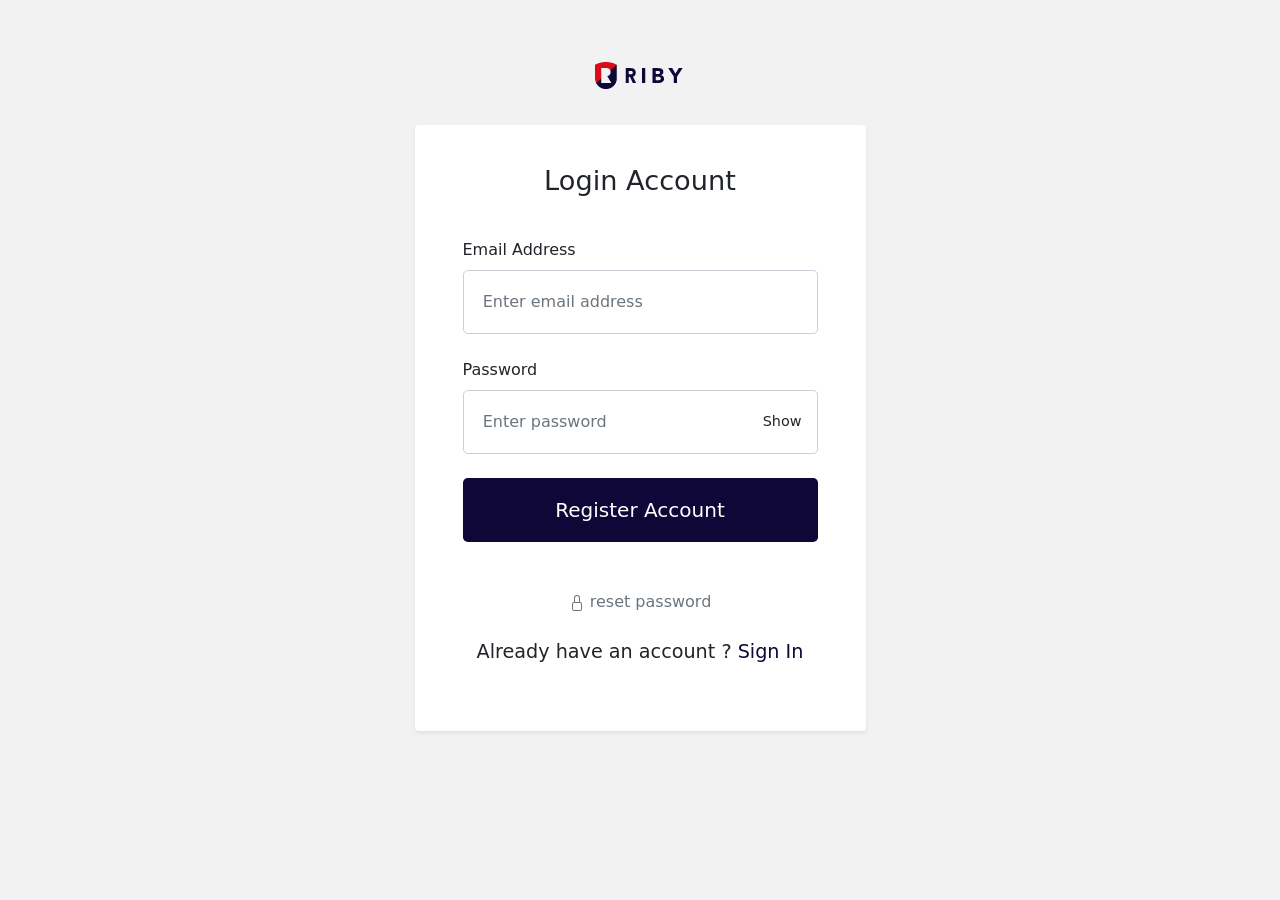
<file: index.html>
<!DOCTYPE html>
<html lang="en">

<head>
    <meta charset="UTF-8">
    <meta http-equiv="X-UA-Compatible" content="IE=edge">
    <meta name="viewport" content="width=device-width, initial-scale=1.0">
    <title>Document</title>
    <link rel="stylesheet" href="https://cdnjs.cloudflare.com/ajax/libs/font-awesome/6.0.0/css/all.min.css" integrity="sha512-9usAa10IRO0HhonpyAIVpjrylPvoDwiPUiKdWk5t3PyolY1cOd4DSE0Ga+ri4AuTroPR5aQvXU9xC6qOPnzFeg==" crossorigin="anonymous" referrerpolicy="no-referrer"
    />
    <link rel="stylesheet" href="assets/build/css/intlTelInput.min.css">
    <link rel="stylesheet" href="assets/css/bootstrap-5.1.3-dist/css/bootstrap.min.css">
    <link rel="stylesheet" href="assets/css/cutom.css">
</head>


<body>
    <div class="bg-light-gray w-100 min-vh-100 py-5 p-lg-5">
        <div class="container-lg p-0 h-100">
            <div class="row align-items-center justify-content-center h-100 m-0 p-0">
                <div class="col-md-7 col-lg-5">
                    <p class="lead text-center mb-4"><img src="assets/img/logo.png" alt=""></p>
                    <div class="card bg-white shadow-sm border-0 p-3  pt-5 p-lg-5 pt-lg-4 ">
                        <h3 class="heading3 text-capitalize text-center mb-4 py-3">login account</h3>
                        <form action="">
                            <div class="mb-4">
                                <label for="username" class="form-label">Email Address</label>
                                <input type="email" class="form-control form-control-lg" id="username" placeholder="Enter email address">
                            </div>
                            <div class="mb-4">
                                <label for="exampleFormControlInput1" class="form-label">Password</label>
                                <div class="position-relative">
                                    <input type="password" class="form-control form-control-lg" id="exampleFormControlInput1" placeholder="Enter password">
                                    <span onClick="togglePassword(this)" class="d-flex align-items-center px-3 position-absolute h-100 text-caption" style="top:0; right:0;cursor:pointer" id="validationTooltipUsernamePrepend">Show</span>
                                </div>


                            </div>

                            <div class="d-grid gap-2 mt-4">
                                <button class="btn btn-primary btn-lg text-capitalize" type="button">register
                                    account</button>
                            </div>
                            <div class="text-center mt-5">
                                <a href="#" class=" text-decoration-none text-muted">
                                    <svg xmlns="http://www.w3.org/2000/svg" width="16" height="16" fill="currentColor" class="bi bi-lock" viewBox="0 0 16 16">
                                        <path
                                            d="M8 1a2 2 0 0 1 2 2v4H6V3a2 2 0 0 1 2-2zm3 6V3a3 3 0 0 0-6 0v4a2 2 0 0 0-2 2v5a2 2 0 0 0 2 2h6a2 2 0 0 0 2-2V9a2 2 0 0 0-2-2zM5 8h6a1 1 0 0 1 1 1v5a1 1 0 0 1-1 1H5a1 1 0 0 1-1-1V9a1 1 0 0 1 1-1z" />
                                    </svg>
                                    <span class="ml-2">reset password</span>
                                </a>
                                <div class="mt-4 body2 font-weight-bold">
                                    <p>Already have an account ? <a href="" class="fw-500 text-primary text-decoration-none">Sign In</a></p>
                                </div>
                            </div>


                        </form>

                    </div>
                </div>
            </div>

        </div>
    </div>

    <script src="https://cdnjs.cloudflare.com/ajax/libs/jquery/3.6.0/jquery.min.js" integrity="sha512-894YE6QWD5I59HgZOGReFYm4dnWc1Qt5NtvYSaNcOP+u1T9qYdvdihz0PPSiiqn/+/3e7Jo4EaG7TubfWGUrMQ==" crossorigin="anonymous" referrerpolicy="no-referrer"></script>
    <script src="assets/css/bootstrap-5.1.3-dist/js/bootstrap.min.js"></script>
    <script>
        function togglePassword(e) {
            if (e.previousElementSibling.type === "password") {
                e.previousElementSibling.type = "text";
                e.innerText = "Hide";
            } else {
                e.previousElementSibling.type = "password";
                e.innerText = "Show";
            }
        }
    </script>

</body>

</html>
</file>
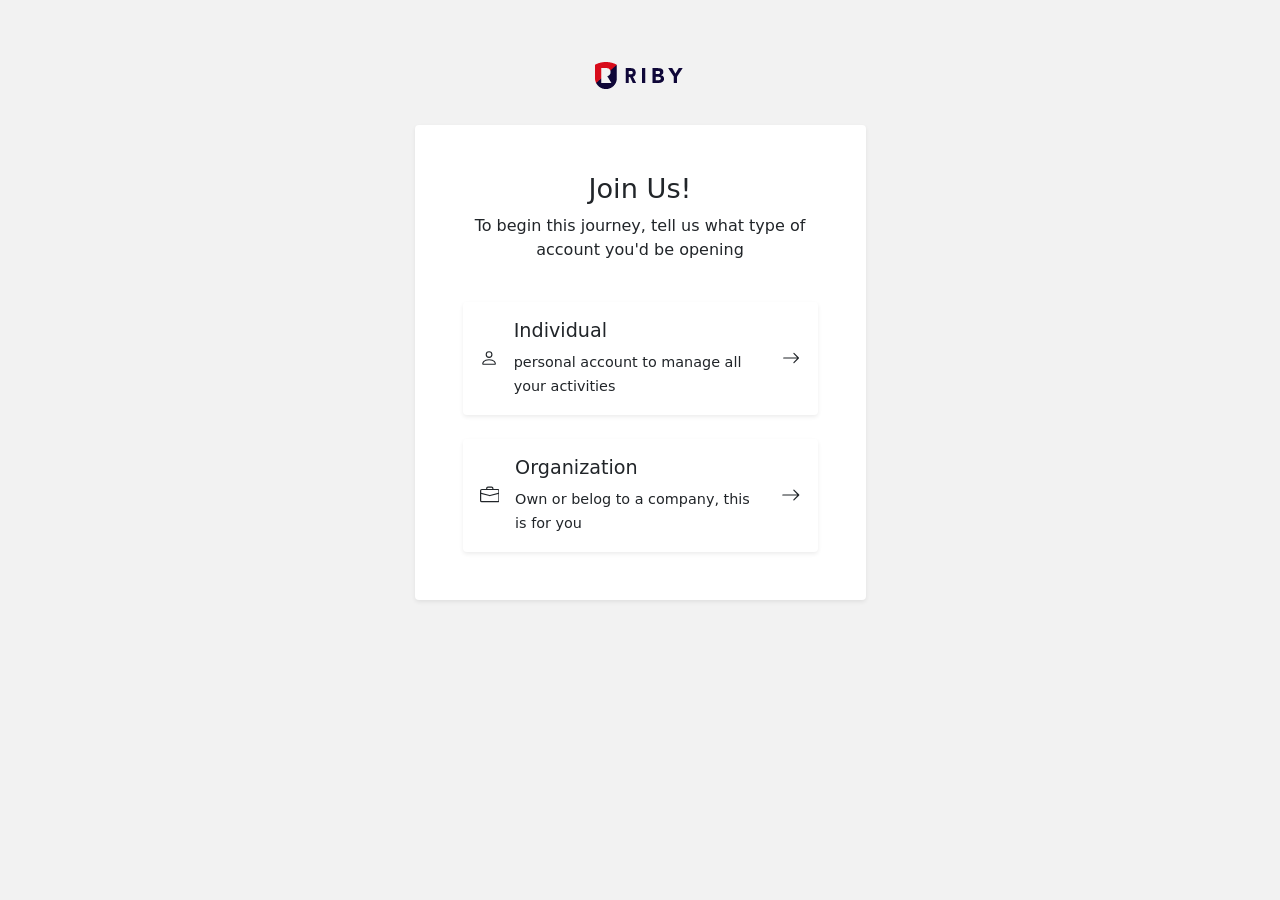
<file: join.html>
<!DOCTYPE html>
<html lang="en">

<head>
    <meta charset="UTF-8">
    <meta http-equiv="X-UA-Compatible" content="IE=edge">
    <meta name="viewport" content="width=device-width, initial-scale=1.0">
    <title>Document</title>
    <link rel="stylesheet" href="https://cdnjs.cloudflare.com/ajax/libs/font-awesome/6.0.0/css/all.min.css" integrity="sha512-9usAa10IRO0HhonpyAIVpjrylPvoDwiPUiKdWk5t3PyolY1cOd4DSE0Ga+ri4AuTroPR5aQvXU9xC6qOPnzFeg==" crossorigin="anonymous" referrerpolicy="no-referrer"
    />
    <link rel="stylesheet" href="assets/css/bootstrap-5.1.3-dist/css/bootstrap.min.css">
    <link rel="stylesheet" href="assets/css/cutom.css">
</head>


<body>
    <div class="bg-light-gray w-100 min-vh-100 py-5 p-lg-5">
        <div class="container-lg h-100 p-0">
            <div class="row align-items-center justify-content-center h-100 m-0 p-0">
                <div class="col-md-5">
                    <p class="lead text-center mb-4"><img src="assets/img/logo.png" alt=""></p>
                    <div class="card bg-white shadow-sm border-0 p-3 p-lg-5 pt-5">
                        <div class="text-center mb-4">
                            <h3 class=" text-capitalize mb-2 heading3">join us!</h3>
                            <p>To begin this journey, tell us what type of account you'd be opening</p>
                        </div>


                        <button class="d-flex align-items-center justify-content-evenly btn shadow-sm p-3 mb-4">
                            <svg xmlns="http://www.w3.org/2000/svg" width="24" height="24" fill="currentColor"
                                class="bi bi-person" viewBox="0 0 16 16">
                                <path
                                    d="M8 8a3 3 0 1 0 0-6 3 3 0 0 0 0 6zm2-3a2 2 0 1 1-4 0 2 2 0 0 1 4 0zm4 8c0 1-1 1-1 1H3s-1 0-1-1 1-4 6-4 6 3 6 4zm-1-.004c-.001-.246-.154-.986-.832-1.664C11.516 10.68 10.289 10 8 10c-2.29 0-3.516.68-4.168 1.332-.678.678-.83 1.418-.832 1.664h10z" />
                            </svg>
                            <div class="text-start mx-3">
                                <h5 class="text-capitalize heading4">Individual</h5>
                                <small class="text-caption">personal account to manage all your activities</small>
                            </div>
                            <svg xmlns="http://www.w3.org/2000/svg" width="24" height="24" fill="currentColor"
                                class="bi bi-arrow-right" viewBox="0 0 16 16">
                                <path fill-rule="evenodd"
                                    d="M1 8a.5.5 0 0 1 .5-.5h11.793l-3.147-3.146a.5.5 0 0 1 .708-.708l4 4a.5.5 0 0 1 0 .708l-4 4a.5.5 0 0 1-.708-.708L13.293 8.5H1.5A.5.5 0 0 1 1 8z" />
                            </svg>
                        </button>
                        <button class="d-flex align-items-center justify-content-evenly btn shadow-sm p-3">
                            <svg xmlns="http://www.w3.org/2000/svg" width="24" height="24" fill="currentColor"
                                class="bi bi-briefcase" viewBox="0 0 16 16">
                                <path
                                    d="M6.5 1A1.5 1.5 0 0 0 5 2.5V3H1.5A1.5 1.5 0 0 0 0 4.5v8A1.5 1.5 0 0 0 1.5 14h13a1.5 1.5 0 0 0 1.5-1.5v-8A1.5 1.5 0 0 0 14.5 3H11v-.5A1.5 1.5 0 0 0 9.5 1h-3zm0 1h3a.5.5 0 0 1 .5.5V3H6v-.5a.5.5 0 0 1 .5-.5zm1.886 6.914L15 7.151V12.5a.5.5 0 0 1-.5.5h-13a.5.5 0 0 1-.5-.5V7.15l6.614 1.764a1.5 1.5 0 0 0 .772 0zM1.5 4h13a.5.5 0 0 1 .5.5v1.616L8.129 7.948a.5.5 0 0 1-.258 0L1 6.116V4.5a.5.5 0 0 1 .5-.5z" />
                            </svg>
                            <div class="text-start mx-3">
                                <h5 class="text-capitalize heading4">organization</h5>
                                <small class="text-caption">Own or belog to a company, this is for you</small>
                            </div>
                            <svg xmlns="http://www.w3.org/2000/svg" width="24" height="24" fill="currentColor"
                                class="bi bi-arrow-right" viewBox="0 0 16 16">
                                <path fill-rule="evenodd"
                                    d="M1 8a.5.5 0 0 1 .5-.5h11.793l-3.147-3.146a.5.5 0 0 1 .708-.708l4 4a.5.5 0 0 1 0 .708l-4 4a.5.5 0 0 1-.708-.708L13.293 8.5H1.5A.5.5 0 0 1 1 8z" />
                            </svg>
                        </button>

                    </div>
                </div>
            </div>
        </div>
    </div>


    <script src="assets/css/bootstrap-5.1.3-dist/js/bootstrap.min.js"></script>
</body>

</html>
</file>
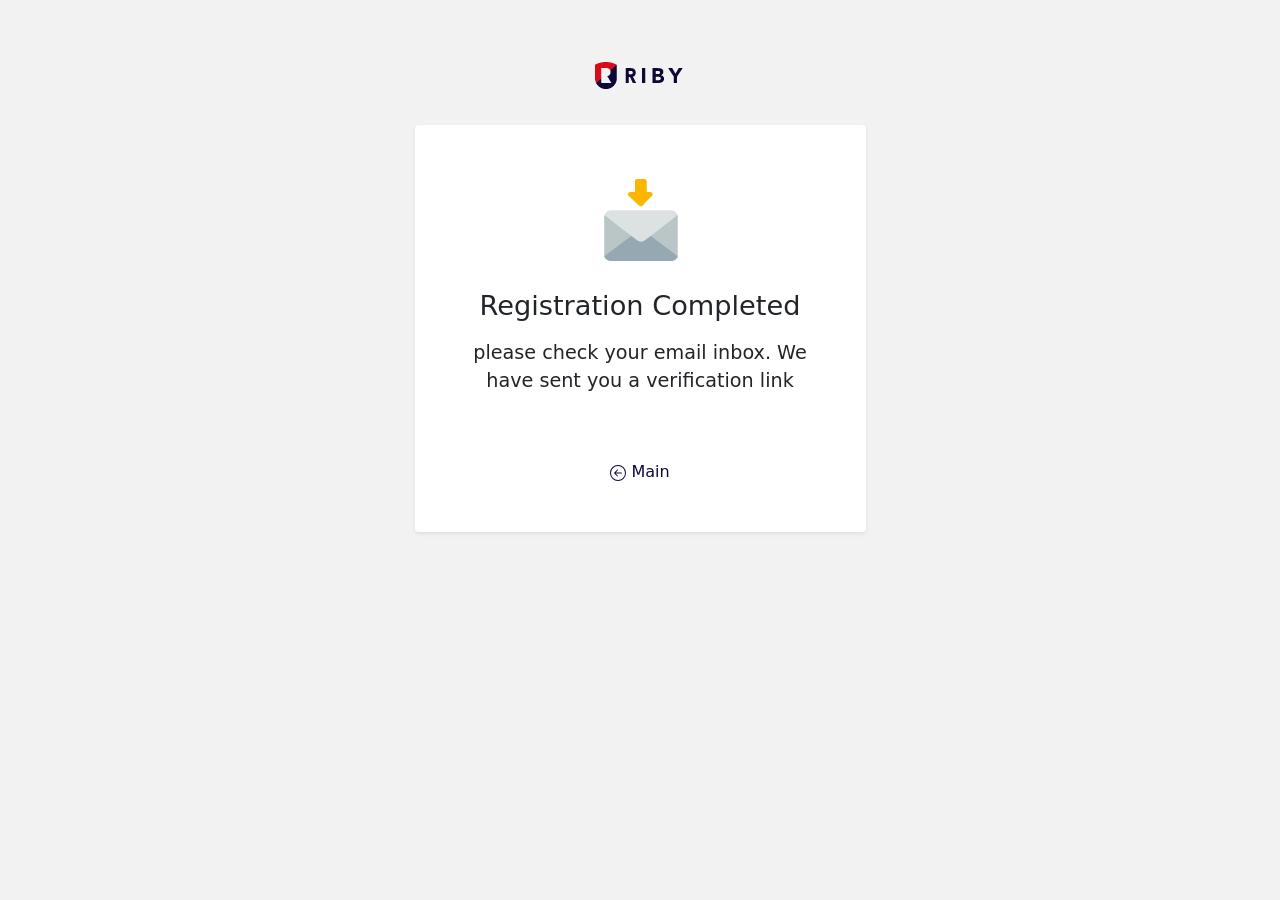
<file: verifyAccount.html>
<!DOCTYPE html>
<html lang="en">

<head>
    <meta charset="UTF-8">
    <meta http-equiv="X-UA-Compatible" content="IE=edge">
    <meta name="viewport" content="width=device-width, initial-scale=1.0">
    <title>Document</title>
    <link rel="stylesheet" href="https://cdnjs.cloudflare.com/ajax/libs/font-awesome/6.0.0/css/all.min.css" integrity="sha512-9usAa10IRO0HhonpyAIVpjrylPvoDwiPUiKdWk5t3PyolY1cOd4DSE0Ga+ri4AuTroPR5aQvXU9xC6qOPnzFeg==" crossorigin="anonymous" referrerpolicy="no-referrer"
    />
    <link rel="stylesheet" href="assets/css/bootstrap-5.1.3-dist/css/bootstrap.min.css">
    <link rel="stylesheet" href="assets/css/cutom.css">
</head>


<body>
    <div class="bg-light-gray w-100 min-vh-100 py-5 p-lg-5">
        <div class="container-lg h-100 p-0">
            <div class="row align-items-center justify-content-center h-100 m-0 p-0">
                <div class="col-md-5">
                    <p class="lead text-center mb-4"><img src="assets/img/logo.png" alt=""></p>
                    <div class="card bg-white shadow-sm border-0 p-3 p-lg-5 pt-5">
                        <div class="text-center">
                            <img src="assets/img/inbox.png" alt="mail-inbox icon" class="mb-4">
                            <h3 class=" text-capitalize mb-3 heading3">registration completed</h3>
                            <p class="body2">please check your email inbox. We have sent you a verification link
                            </p>
                        </div>

                        <a href="#" class="text-center mt-5 text-decoration-none text-primary">
                            <svg xmlns="http://www.w3.org/2000/svg" width="16" height="16" fill="currentColor" class="bi bi-arrow-left-circle" viewBox="0 0 16 16">
                                <path fill-rule="evenodd"
                                    d="M1 8a7 7 0 1 0 14 0A7 7 0 0 0 1 8zm15 0A8 8 0 1 1 0 8a8 8 0 0 1 16 0zm-4.5-.5a.5.5 0 0 1 0 1H5.707l2.147 2.146a.5.5 0 0 1-.708.708l-3-3a.5.5 0 0 1 0-.708l3-3a.5.5 0 1 1 .708.708L5.707 7.5H11.5z" />
                            </svg>
                            <span class="ml-2">Main</span>
                        </a>




                    </div>
                </div>
            </div>
        </div>
    </div>


    <script src="assets/css/bootstrap-5.1.3-dist/js/bootstrap.min.js"></script>
</body>

</html>
</file>
<file: assets/css/cutom.css>
:root {
    --colorPrimary: #0F0738;
    --colorOnPrimary: #ffffff;
    --colorSecondary: #D80C1B;
    --colorTertiary: #CFCDD7;
    --colorBgLightGrey: #F2F2F2;
}

.rounded-5 {
    border-radius: 30rem!important;
}

.bg-primary,
.btn-primary {
    background-color: var(--colorPrimary)!important;
}

.bg-light,
.btn-light {
    background-color: var(--colorTertiary)!important;
}

.bg-secondary,
.btn-secondary {
    background-color: var(--colorSecondary);
}

.text-primary {
    color: var(--colorPrimary)!important;
}

.fw-500 {
    font-weight: 500;
}

.heading1 {
    font-size: 3.6rem;
}

.heading2 {
    font-size: 2.4rem;
    font-weight: 400;
}

.heading3 {
    font-size: 1.7rem;
    font-weight: 500;
}

.heading4 {
    font-size: 1.2rem;
    font-weight: 500;
}

.body2 {
    font-size: 1.2rem;
}

.text-caption {
    font-size: .9rem;
}

.bg-light-gray {
    background-color: var(--colorBgLightGrey);
}

.shadow-sm {
    box-shadow: 0px 25px 30px rgba(81, 80, 83, 0.05);
}

label {
    font-weight: 500;
}

.btn,
.form-control input:active {
    outline: none;
}

.btn:active,
.btn:focus,
.btn:target,
input.form-constrol:focus,
input.form-constrol:target,
input.form-constrol:active {
    border: 1px solid var(--colorSecondary);
    outline: 0px;
}

.form-control-lg {
    padding: 1.2rem;
    font-size: 1rem;
}

input {
    border: 1px solid var(--colorTertiary)!important;
}

#phone.form-control {
    padding-left: 5rem;
}
</file>
<file: assets/build/css/intlTelInput.min.css>
.iti {
    position: relative;
    display: block;
}

.iti * {
    box-sizing: border-box;
    -moz-box-sizing: border-box
}

.iti__hide {
    display: none
}

.iti__v-hide {
    visibility: hidden
}

.iti input,
.iti input[type=tel],
.iti input[type=text] {
    position: relative;
    z-index: 0;
    margin-top: 0!important;
    margin-bottom: 0!important;
    padding-right: 36px;
    margin-right: 0;
    width: 100%!important;
}

.iti__flag-container {
    position: absolute;
    top: 0;
    bottom: 0;
    right: 0;
    padding: 1px;
    width: 100%;
}

.iti__selected-flag {
    z-index: 1;
    position: relative;
    display: flex;
    align-items: center;
    height: 100%;
    padding: 0 6px 0 24px
}

.iti__arrow {
    margin-left: 6px;
    width: 0;
    height: 0;
    border-left: 3px solid transparent;
    border-right: 3px solid transparent;
    border-top: 4px solid #555
}

.iti__arrow--up {
    border-top: none;
    border-bottom: 4px solid #555
}

.iti__country-list {
    position: absolute;
    z-index: 2;
    list-style: none;
    text-align: left;
    padding: 0;
    margin: 0 0 0 -1px;
    box-shadow: 1px 1px 4px rgba(0, 0, 0, .2);
    background-color: #fff;
    border: 1px solid #ccc;
    white-space: nowrap;
    max-height: 200px;
    overflow-y: scroll;
    -webkit-overflow-scrolling: touch;
    width: 100%;
}

.iti__country-list--dropup {
    bottom: 100%;
    margin-bottom: -1px;
    width: 100%;
}

@media (max-width:500px) {
    .iti__country-list {
        white-space: normal
    }
}

.iti__flag-box {
    display: inline-block;
    width: 20px
}

.iti__divider {
    padding-bottom: 5px;
    margin-bottom: 5px;
    border-bottom: 1px solid #ccc
}

.iti__country {
    padding: 5px 10px;
    outline: 0
}

.iti__dial-code {
    color: #999
}

.iti__country.iti__highlight {
    background-color: rgba(0, 0, 0, .05)
}

.iti__country-name,
.iti__dial-code,
.iti__flag-box {
    vertical-align: middle
}

.iti__country-name,
.iti__flag-box {
    margin-right: 6px
}

.iti--allow-dropdown input,
.iti--allow-dropdown input[type=tel],
.iti--allow-dropdown input[type=text],
.iti--separate-dial-code input,
.iti--separate-dial-code input[type=tel],
.iti--separate-dial-code input[type=text] {
    padding-right: 6px;
    padding-left: 52px;
    margin-left: 0
}

.iti--allow-dropdown .iti__flag-container,
.iti--separate-dial-code .iti__flag-container {
    right: auto;
    left: 0
}

.iti--allow-dropdown .iti__flag-container:hover {
    cursor: pointer
}

.iti--allow-dropdown .iti__flag-container:hover .iti__selected-flag {
    background-color: rgba(0, 0, 0, .05)
}

.iti--allow-dropdown input[disabled]+.iti__flag-container:hover,
.iti--allow-dropdown input[readonly]+.iti__flag-container:hover {
    cursor: default
}

.iti--allow-dropdown input[disabled]+.iti__flag-container:hover .iti__selected-flag,
.iti--allow-dropdown input[readonly]+.iti__flag-container:hover .iti__selected-flag {
    background-color: transparent
}

.iti--separate-dial-code .iti__selected-flag {
    background-color: rgba(0, 0, 0, .05)
}

.iti--separate-dial-code .iti__selected-dial-code {
    margin-left: 6px
}

.iti--container {
    position: absolute;
    top: -1000px;
    left: -1000px;
    z-index: 1060;
    padding: 1px
}

.iti--container:hover {
    cursor: pointer
}

.iti-mobile .iti--container {
    top: 30px;
    bottom: 30px;
    left: 30px;
    right: 30px;
    position: fixed
}

.iti-mobile .iti__country-list {
    max-height: 100%;
    width: 100%
}

.iti-mobile .iti__country {
    padding: 10px 10px;
    line-height: 1.5em
}

.iti__flag {
    width: 20px
}

.iti__flag.iti__be {
    width: 18px
}

.iti__flag.iti__ch {
    width: 15px
}

.iti__flag.iti__mc {
    width: 19px
}

.iti__flag.iti__ne {
    width: 18px
}

.iti__flag.iti__np {
    width: 13px
}

.iti__flag.iti__va {
    width: 15px
}

@media (-webkit-min-device-pixel-ratio:2),
(min-resolution:192dpi) {
    .iti__flag {
        background-size: 5652px 15px
    }
}

.iti__flag.iti__ac {
    height: 10px;
    background-position: 0 0
}

.iti__flag.iti__ad {
    height: 14px;
    background-position: -22px 0
}

.iti__flag.iti__ae {
    height: 10px;
    background-position: -44px 0
}

.iti__flag.iti__af {
    height: 14px;
    background-position: -66px 0
}

.iti__flag.iti__ag {
    height: 14px;
    background-position: -88px 0
}

.iti__flag.iti__ai {
    height: 10px;
    background-position: -110px 0
}

.iti__flag.iti__al {
    height: 15px;
    background-position: -132px 0
}

.iti__flag.iti__am {
    height: 10px;
    background-position: -154px 0
}

.iti__flag.iti__ao {
    height: 14px;
    background-position: -176px 0
}

.iti__flag.iti__aq {
    height: 14px;
    background-position: -198px 0
}

.iti__flag.iti__ar {
    height: 13px;
    background-position: -220px 0
}

.iti__flag.iti__as {
    height: 10px;
    background-position: -242px 0
}

.iti__flag.iti__at {
    height: 14px;
    background-position: -264px 0
}

.iti__flag.iti__au {
    height: 10px;
    background-position: -286px 0
}

.iti__flag.iti__aw {
    height: 14px;
    background-position: -308px 0
}

.iti__flag.iti__ax {
    height: 13px;
    background-position: -330px 0
}

.iti__flag.iti__az {
    height: 10px;
    background-position: -352px 0
}

.iti__flag.iti__ba {
    height: 10px;
    background-position: -374px 0
}

.iti__flag.iti__bb {
    height: 14px;
    background-position: -396px 0
}

.iti__flag.iti__bd {
    height: 12px;
    background-position: -418px 0
}

.iti__flag.iti__be {
    height: 15px;
    background-position: -440px 0
}

.iti__flag.iti__bf {
    height: 14px;
    background-position: -460px 0
}

.iti__flag.iti__bg {
    height: 12px;
    background-position: -482px 0
}

.iti__flag.iti__bh {
    height: 12px;
    background-position: -504px 0
}

.iti__flag.iti__bi {
    height: 12px;
    background-position: -526px 0
}

.iti__flag.iti__bj {
    height: 14px;
    background-position: -548px 0
}

.iti__flag.iti__bl {
    height: 14px;
    background-position: -570px 0
}

.iti__flag.iti__bm {
    height: 10px;
    background-position: -592px 0
}

.iti__flag.iti__bn {
    height: 10px;
    background-position: -614px 0
}

.iti__flag.iti__bo {
    height: 14px;
    background-position: -636px 0
}

.iti__flag.iti__bq {
    height: 14px;
    background-position: -658px 0
}

.iti__flag.iti__br {
    height: 14px;
    background-position: -680px 0
}

.iti__flag.iti__bs {
    height: 10px;
    background-position: -702px 0
}

.iti__flag.iti__bt {
    height: 14px;
    background-position: -724px 0
}

.iti__flag.iti__bv {
    height: 15px;
    background-position: -746px 0
}

.iti__flag.iti__bw {
    height: 14px;
    background-position: -768px 0
}

.iti__flag.iti__by {
    height: 10px;
    background-position: -790px 0
}

.iti__flag.iti__bz {
    height: 14px;
    background-position: -812px 0
}

.iti__flag.iti__ca {
    height: 10px;
    background-position: -834px 0
}

.iti__flag.iti__cc {
    height: 10px;
    background-position: -856px 0
}

.iti__flag.iti__cd {
    height: 15px;
    background-position: -878px 0
}

.iti__flag.iti__cf {
    height: 14px;
    background-position: -900px 0
}

.iti__flag.iti__cg {
    height: 14px;
    background-position: -922px 0
}

.iti__flag.iti__ch {
    height: 15px;
    background-position: -944px 0
}

.iti__flag.iti__ci {
    height: 14px;
    background-position: -961px 0
}

.iti__flag.iti__ck {
    height: 10px;
    background-position: -983px 0
}

.iti__flag.iti__cl {
    height: 14px;
    background-position: -1005px 0
}

.iti__flag.iti__cm {
    height: 14px;
    background-position: -1027px 0
}

.iti__flag.iti__cn {
    height: 14px;
    background-position: -1049px 0
}

.iti__flag.iti__co {
    height: 14px;
    background-position: -1071px 0
}

.iti__flag.iti__cp {
    height: 14px;
    background-position: -1093px 0
}

.iti__flag.iti__cr {
    height: 12px;
    background-position: -1115px 0
}

.iti__flag.iti__cu {
    height: 10px;
    background-position: -1137px 0
}

.iti__flag.iti__cv {
    height: 12px;
    background-position: -1159px 0
}

.iti__flag.iti__cw {
    height: 14px;
    background-position: -1181px 0
}

.iti__flag.iti__cx {
    height: 10px;
    background-position: -1203px 0
}

.iti__flag.iti__cy {
    height: 14px;
    background-position: -1225px 0
}

.iti__flag.iti__cz {
    height: 14px;
    background-position: -1247px 0
}

.iti__flag.iti__de {
    height: 12px;
    background-position: -1269px 0
}

.iti__flag.iti__dg {
    height: 10px;
    background-position: -1291px 0
}

.iti__flag.iti__dj {
    height: 14px;
    background-position: -1313px 0
}

.iti__flag.iti__dk {
    height: 15px;
    background-position: -1335px 0
}

.iti__flag.iti__dm {
    height: 10px;
    background-position: -1357px 0
}

.iti__flag.iti__do {
    height: 14px;
    background-position: -1379px 0
}

.iti__flag.iti__dz {
    height: 14px;
    background-position: -1401px 0
}

.iti__flag.iti__ea {
    height: 14px;
    background-position: -1423px 0
}

.iti__flag.iti__ec {
    height: 14px;
    background-position: -1445px 0
}

.iti__flag.iti__ee {
    height: 13px;
    background-position: -1467px 0
}

.iti__flag.iti__eg {
    height: 14px;
    background-position: -1489px 0
}

.iti__flag.iti__eh {
    height: 10px;
    background-position: -1511px 0
}

.iti__flag.iti__er {
    height: 10px;
    background-position: -1533px 0
}

.iti__flag.iti__es {
    height: 14px;
    background-position: -1555px 0
}

.iti__flag.iti__et {
    height: 10px;
    background-position: -1577px 0
}

.iti__flag.iti__eu {
    height: 14px;
    background-position: -1599px 0
}

.iti__flag.iti__fi {
    height: 12px;
    background-position: -1621px 0
}

.iti__flag.iti__fj {
    height: 10px;
    background-position: -1643px 0
}

.iti__flag.iti__fk {
    height: 10px;
    background-position: -1665px 0
}

.iti__flag.iti__fm {
    height: 11px;
    background-position: -1687px 0
}

.iti__flag.iti__fo {
    height: 15px;
    background-position: -1709px 0
}

.iti__flag.iti__fr {
    height: 14px;
    background-position: -1731px 0
}

.iti__flag.iti__ga {
    height: 15px;
    background-position: -1753px 0
}

.iti__flag.iti__gb {
    height: 10px;
    background-position: -1775px 0
}

.iti__flag.iti__gd {
    height: 12px;
    background-position: -1797px 0
}

.iti__flag.iti__ge {
    height: 14px;
    background-position: -1819px 0
}

.iti__flag.iti__gf {
    height: 14px;
    background-position: -1841px 0
}

.iti__flag.iti__gg {
    height: 14px;
    background-position: -1863px 0
}

.iti__flag.iti__gh {
    height: 14px;
    background-position: -1885px 0
}

.iti__flag.iti__gi {
    height: 10px;
    background-position: -1907px 0
}

.iti__flag.iti__gl {
    height: 14px;
    background-position: -1929px 0
}

.iti__flag.iti__gm {
    height: 14px;
    background-position: -1951px 0
}

.iti__flag.iti__gn {
    height: 14px;
    background-position: -1973px 0
}

.iti__flag.iti__gp {
    height: 14px;
    background-position: -1995px 0
}

.iti__flag.iti__gq {
    height: 14px;
    background-position: -2017px 0
}

.iti__flag.iti__gr {
    height: 14px;
    background-position: -2039px 0
}

.iti__flag.iti__gs {
    height: 10px;
    background-position: -2061px 0
}

.iti__flag.iti__gt {
    height: 13px;
    background-position: -2083px 0
}

.iti__flag.iti__gu {
    height: 11px;
    background-position: -2105px 0
}

.iti__flag.iti__gw {
    height: 10px;
    background-position: -2127px 0
}

.iti__flag.iti__gy {
    height: 12px;
    background-position: -2149px 0
}

.iti__flag.iti__hk {
    height: 14px;
    background-position: -2171px 0
}

.iti__flag.iti__hm {
    height: 10px;
    background-position: -2193px 0
}

.iti__flag.iti__hn {
    height: 10px;
    background-position: -2215px 0
}

.iti__flag.iti__hr {
    height: 10px;
    background-position: -2237px 0
}

.iti__flag.iti__ht {
    height: 12px;
    background-position: -2259px 0
}

.iti__flag.iti__hu {
    height: 10px;
    background-position: -2281px 0
}

.iti__flag.iti__ic {
    height: 14px;
    background-position: -2303px 0
}

.iti__flag.iti__id {
    height: 14px;
    background-position: -2325px 0
}

.iti__flag.iti__ie {
    height: 10px;
    background-position: -2347px 0
}

.iti__flag.iti__il {
    height: 15px;
    background-position: -2369px 0
}

.iti__flag.iti__im {
    height: 10px;
    background-position: -2391px 0
}

.iti__flag.iti__in {
    height: 14px;
    background-position: -2413px 0
}

.iti__flag.iti__io {
    height: 10px;
    background-position: -2435px 0
}

.iti__flag.iti__iq {
    height: 14px;
    background-position: -2457px 0
}

.iti__flag.iti__ir {
    height: 12px;
    background-position: -2479px 0
}

.iti__flag.iti__is {
    height: 15px;
    background-position: -2501px 0
}

.iti__flag.iti__it {
    height: 14px;
    background-position: -2523px 0
}

.iti__flag.iti__je {
    height: 12px;
    background-position: -2545px 0
}

.iti__flag.iti__jm {
    height: 10px;
    background-position: -2567px 0
}

.iti__flag.iti__jo {
    height: 10px;
    background-position: -2589px 0
}

.iti__flag.iti__jp {
    height: 14px;
    background-position: -2611px 0
}

.iti__flag.iti__ke {
    height: 14px;
    background-position: -2633px 0
}

.iti__flag.iti__kg {
    height: 12px;
    background-position: -2655px 0
}

.iti__flag.iti__kh {
    height: 13px;
    background-position: -2677px 0
}

.iti__flag.iti__ki {
    height: 10px;
    background-position: -2699px 0
}

.iti__flag.iti__km {
    height: 12px;
    background-position: -2721px 0
}

.iti__flag.iti__kn {
    height: 14px;
    background-position: -2743px 0
}

.iti__flag.iti__kp {
    height: 10px;
    background-position: -2765px 0
}

.iti__flag.iti__kr {
    height: 14px;
    background-position: -2787px 0
}

.iti__flag.iti__kw {
    height: 10px;
    background-position: -2809px 0
}

.iti__flag.iti__ky {
    height: 10px;
    background-position: -2831px 0
}

.iti__flag.iti__kz {
    height: 10px;
    background-position: -2853px 0
}

.iti__flag.iti__la {
    height: 14px;
    background-position: -2875px 0
}

.iti__flag.iti__lb {
    height: 14px;
    background-position: -2897px 0
}

.iti__flag.iti__lc {
    height: 10px;
    background-position: -2919px 0
}

.iti__flag.iti__li {
    height: 12px;
    background-position: -2941px 0
}

.iti__flag.iti__lk {
    height: 10px;
    background-position: -2963px 0
}

.iti__flag.iti__lr {
    height: 11px;
    background-position: -2985px 0
}

.iti__flag.iti__ls {
    height: 14px;
    background-position: -3007px 0
}

.iti__flag.iti__lt {
    height: 12px;
    background-position: -3029px 0
}

.iti__flag.iti__lu {
    height: 12px;
    background-position: -3051px 0
}

.iti__flag.iti__lv {
    height: 10px;
    background-position: -3073px 0
}

.iti__flag.iti__ly {
    height: 10px;
    background-position: -3095px 0
}

.iti__flag.iti__ma {
    height: 14px;
    background-position: -3117px 0
}

.iti__flag.iti__mc {
    height: 15px;
    background-position: -3139px 0
}

.iti__flag.iti__md {
    height: 10px;
    background-position: -3160px 0
}

.iti__flag.iti__me {
    height: 10px;
    background-position: -3182px 0
}

.iti__flag.iti__mf {
    height: 14px;
    background-position: -3204px 0
}

.iti__flag.iti__mg {
    height: 14px;
    background-position: -3226px 0
}

.iti__flag.iti__mh {
    height: 11px;
    background-position: -3248px 0
}

.iti__flag.iti__mk {
    height: 10px;
    background-position: -3270px 0
}

.iti__flag.iti__ml {
    height: 14px;
    background-position: -3292px 0
}

.iti__flag.iti__mm {
    height: 14px;
    background-position: -3314px 0
}

.iti__flag.iti__mn {
    height: 10px;
    background-position: -3336px 0
}

.iti__flag.iti__mo {
    height: 14px;
    background-position: -3358px 0
}

.iti__flag.iti__mp {
    height: 10px;
    background-position: -3380px 0
}

.iti__flag.iti__mq {
    height: 14px;
    background-position: -3402px 0
}

.iti__flag.iti__mr {
    height: 14px;
    background-position: -3424px 0
}

.iti__flag.iti__ms {
    height: 10px;
    background-position: -3446px 0
}

.iti__flag.iti__mt {
    height: 14px;
    background-position: -3468px 0
}

.iti__flag.iti__mu {
    height: 14px;
    background-position: -3490px 0
}

.iti__flag.iti__mv {
    height: 14px;
    background-position: -3512px 0
}

.iti__flag.iti__mw {
    height: 14px;
    background-position: -3534px 0
}

.iti__flag.iti__mx {
    height: 12px;
    background-position: -3556px 0
}

.iti__flag.iti__my {
    height: 10px;
    background-position: -3578px 0
}

.iti__flag.iti__mz {
    height: 14px;
    background-position: -3600px 0
}

.iti__flag.iti__na {
    height: 14px;
    background-position: -3622px 0
}

.iti__flag.iti__nc {
    height: 10px;
    background-position: -3644px 0
}

.iti__flag.iti__ne {
    height: 15px;
    background-position: -3666px 0
}

.iti__flag.iti__nf {
    height: 10px;
    background-position: -3686px 0
}

.iti__flag.iti__ng {
    height: 10px;
    background-position: -3708px 0
}

.iti__flag.iti__ni {
    height: 12px;
    background-position: -3730px 0
}

.iti__flag.iti__nl {
    height: 14px;
    background-position: -3752px 0
}

.iti__flag.iti__no {
    height: 15px;
    background-position: -3774px 0
}

.iti__flag.iti__np {
    height: 15px;
    background-position: -3796px 0
}

.iti__flag.iti__nr {
    height: 10px;
    background-position: -3811px 0
}

.iti__flag.iti__nu {
    height: 10px;
    background-position: -3833px 0
}

.iti__flag.iti__nz {
    height: 10px;
    background-position: -3855px 0
}

.iti__flag.iti__om {
    height: 10px;
    background-position: -3877px 0
}

.iti__flag.iti__pa {
    height: 14px;
    background-position: -3899px 0
}

.iti__flag.iti__pe {
    height: 14px;
    background-position: -3921px 0
}

.iti__flag.iti__pf {
    height: 14px;
    background-position: -3943px 0
}

.iti__flag.iti__pg {
    height: 15px;
    background-position: -3965px 0
}

.iti__flag.iti__ph {
    height: 10px;
    background-position: -3987px 0
}

.iti__flag.iti__pk {
    height: 14px;
    background-position: -4009px 0
}

.iti__flag.iti__pl {
    height: 13px;
    background-position: -4031px 0
}

.iti__flag.iti__pm {
    height: 14px;
    background-position: -4053px 0
}

.iti__flag.iti__pn {
    height: 10px;
    background-position: -4075px 0
}

.iti__flag.iti__pr {
    height: 14px;
    background-position: -4097px 0
}

.iti__flag.iti__ps {
    height: 10px;
    background-position: -4119px 0
}

.iti__flag.iti__pt {
    height: 14px;
    background-position: -4141px 0
}

.iti__flag.iti__pw {
    height: 13px;
    background-position: -4163px 0
}

.iti__flag.iti__py {
    height: 11px;
    background-position: -4185px 0
}

.iti__flag.iti__qa {
    height: 8px;
    background-position: -4207px 0
}

.iti__flag.iti__re {
    height: 14px;
    background-position: -4229px 0
}

.iti__flag.iti__ro {
    height: 14px;
    background-position: -4251px 0
}

.iti__flag.iti__rs {
    height: 14px;
    background-position: -4273px 0
}

.iti__flag.iti__ru {
    height: 14px;
    background-position: -4295px 0
}

.iti__flag.iti__rw {
    height: 14px;
    background-position: -4317px 0
}

.iti__flag.iti__sa {
    height: 14px;
    background-position: -4339px 0
}

.iti__flag.iti__sb {
    height: 10px;
    background-position: -4361px 0
}

.iti__flag.iti__sc {
    height: 10px;
    background-position: -4383px 0
}

.iti__flag.iti__sd {
    height: 10px;
    background-position: -4405px 0
}

.iti__flag.iti__se {
    height: 13px;
    background-position: -4427px 0
}

.iti__flag.iti__sg {
    height: 14px;
    background-position: -4449px 0
}

.iti__flag.iti__sh {
    height: 10px;
    background-position: -4471px 0
}

.iti__flag.iti__si {
    height: 10px;
    background-position: -4493px 0
}

.iti__flag.iti__sj {
    height: 15px;
    background-position: -4515px 0
}

.iti__flag.iti__sk {
    height: 14px;
    background-position: -4537px 0
}

.iti__flag.iti__sl {
    height: 14px;
    background-position: -4559px 0
}

.iti__flag.iti__sm {
    height: 15px;
    background-position: -4581px 0
}

.iti__flag.iti__sn {
    height: 14px;
    background-position: -4603px 0
}

.iti__flag.iti__so {
    height: 14px;
    background-position: -4625px 0
}

.iti__flag.iti__sr {
    height: 14px;
    background-position: -4647px 0
}

.iti__flag.iti__ss {
    height: 10px;
    background-position: -4669px 0
}

.iti__flag.iti__st {
    height: 10px;
    background-position: -4691px 0
}

.iti__flag.iti__sv {
    height: 12px;
    background-position: -4713px 0
}

.iti__flag.iti__sx {
    height: 14px;
    background-position: -4735px 0
}

.iti__flag.iti__sy {
    height: 14px;
    background-position: -4757px 0
}

.iti__flag.iti__sz {
    height: 14px;
    background-position: -4779px 0
}

.iti__flag.iti__ta {
    height: 10px;
    background-position: -4801px 0
}

.iti__flag.iti__tc {
    height: 10px;
    background-position: -4823px 0
}

.iti__flag.iti__td {
    height: 14px;
    background-position: -4845px 0
}

.iti__flag.iti__tf {
    height: 14px;
    background-position: -4867px 0
}

.iti__flag.iti__tg {
    height: 13px;
    background-position: -4889px 0
}

.iti__flag.iti__th {
    height: 14px;
    background-position: -4911px 0
}

.iti__flag.iti__tj {
    height: 10px;
    background-position: -4933px 0
}

.iti__flag.iti__tk {
    height: 10px;
    background-position: -4955px 0
}

.iti__flag.iti__tl {
    height: 10px;
    background-position: -4977px 0
}

.iti__flag.iti__tm {
    height: 14px;
    background-position: -4999px 0
}

.iti__flag.iti__tn {
    height: 14px;
    background-position: -5021px 0
}

.iti__flag.iti__to {
    height: 10px;
    background-position: -5043px 0
}

.iti__flag.iti__tr {
    height: 14px;
    background-position: -5065px 0
}

.iti__flag.iti__tt {
    height: 12px;
    background-position: -5087px 0
}

.iti__flag.iti__tv {
    height: 10px;
    background-position: -5109px 0
}

.iti__flag.iti__tw {
    height: 14px;
    background-position: -5131px 0
}

.iti__flag.iti__tz {
    height: 14px;
    background-position: -5153px 0
}

.iti__flag.iti__ua {
    height: 14px;
    background-position: -5175px 0
}

.iti__flag.iti__ug {
    height: 14px;
    background-position: -5197px 0
}

.iti__flag.iti__um {
    height: 11px;
    background-position: -5219px 0
}

.iti__flag.iti__un {
    height: 14px;
    background-position: -5241px 0
}

.iti__flag.iti__us {
    height: 11px;
    background-position: -5263px 0
}

.iti__flag.iti__uy {
    height: 14px;
    background-position: -5285px 0
}

.iti__flag.iti__uz {
    height: 10px;
    background-position: -5307px 0
}

.iti__flag.iti__va {
    height: 15px;
    background-position: -5329px 0
}

.iti__flag.iti__vc {
    height: 14px;
    background-position: -5346px 0
}

.iti__flag.iti__ve {
    height: 14px;
    background-position: -5368px 0
}

.iti__flag.iti__vg {
    height: 10px;
    background-position: -5390px 0
}

.iti__flag.iti__vi {
    height: 14px;
    background-position: -5412px 0
}

.iti__flag.iti__vn {
    height: 14px;
    background-position: -5434px 0
}

.iti__flag.iti__vu {
    height: 12px;
    background-position: -5456px 0
}

.iti__flag.iti__wf {
    height: 14px;
    background-position: -5478px 0
}

.iti__flag.iti__ws {
    height: 10px;
    background-position: -5500px 0
}

.iti__flag.iti__xk {
    height: 15px;
    background-position: -5522px 0
}

.iti__flag.iti__ye {
    height: 14px;
    background-position: -5544px 0
}

.iti__flag.iti__yt {
    height: 14px;
    background-position: -5566px 0
}

.iti__flag.iti__za {
    height: 14px;
    background-position: -5588px 0
}

.iti__flag.iti__zm {
    height: 14px;
    background-position: -5610px 0
}

.iti__flag.iti__zw {
    height: 10px;
    background-position: -5632px 0
}

.iti__flag {
    height: 15px;
    box-shadow: 0 0 1px 0 #888;
    background-image: url(../img/flags.png);
    background-repeat: no-repeat;
    background-color: #dbdbdb;
    background-position: 20px 0
}

@media (-webkit-min-device-pixel-ratio:2),
(min-resolution:192dpi) {
    .iti__flag {
        background-image: url(../img/flags@2x.png)
    }
}

.iti__flag.iti__np {
    background-color: transparent
}
</file>
